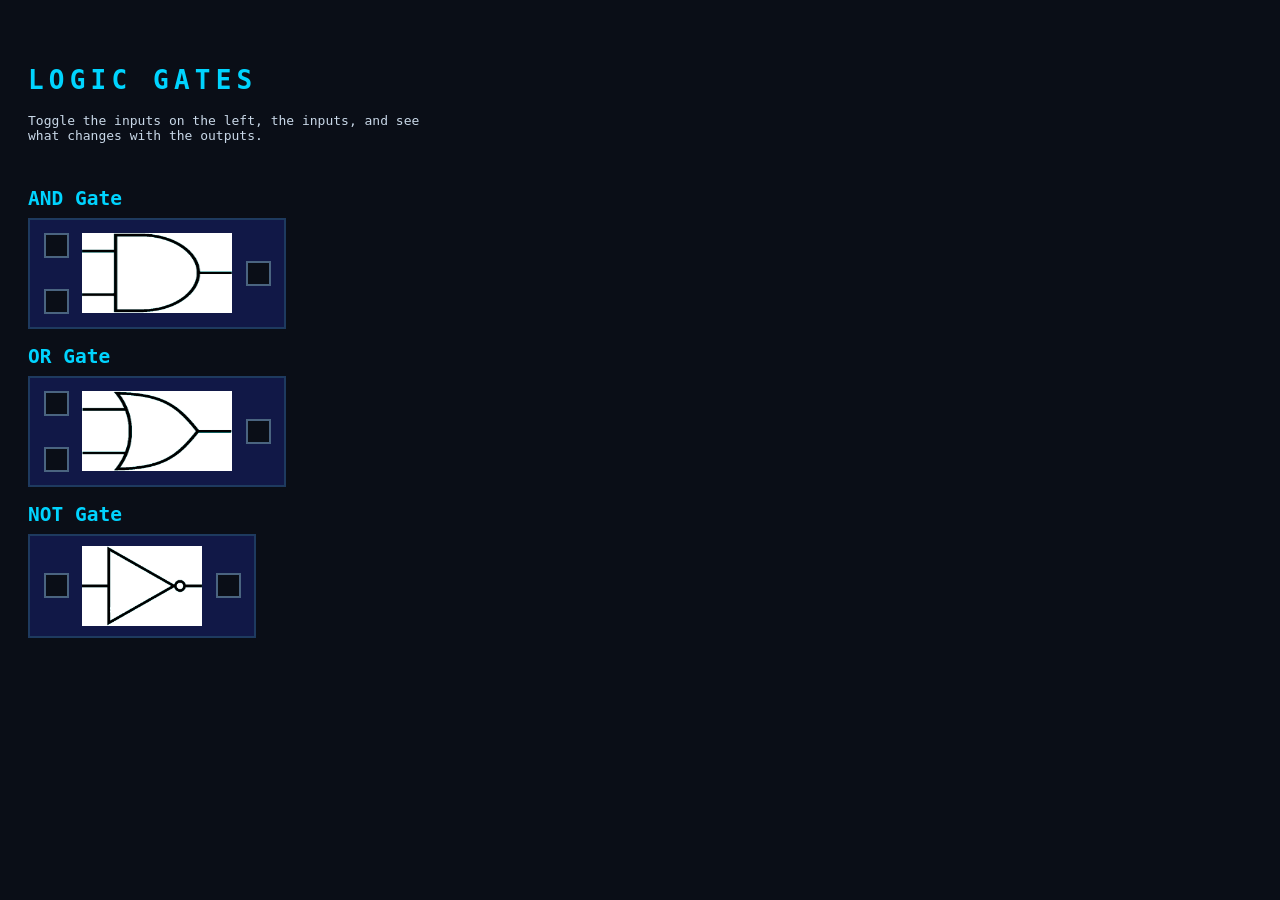
<file: Logic Gates/index.html>
<!DOCTYPE html>
<html lang="en">
<head>
    <meta charset="UTF-8">
    <meta name="viewport" content="width=device-width, initial-scale=1.0">
    <title>Logic Gates</title>
    <link rel="stylesheet" href="style.css">
    <script src="script.js" defer></script>
</head>


<body>

    <h1>Logic Gates</h1>
    <p>Toggle the inputs on the left, the inputs, and see
        <br>what changes with the outputs.
    </p>
    <br>

    <h2>AND Gate</h2>
    <div class="gate" id="andForm">
        <div class="inputs">
            <input type="checkbox" name="andA" id="andA">
            <input type="checkbox" name="andB" id="andB">
        </div>
        <img src="images/AND_gate.png" alt="AND gate" width="150px" height="80px">
        <input type="checkbox" name="outAND" id="outAND">
    </div>



    <h2>OR Gate</h2>
    <div class="gate" id="orForm">
        <div class="inputs">
            <input type="checkbox" name="orA" id="orA">
            <input type="checkbox" name="orB" id="orB">
        </div>
        <img src="images/OR_gate.png" alt="OR gate" width="150px" height="80px">
        <input type="checkbox" name="outOR" id="outOR" >
    </div>



    <h2>NOT Gate</h2>
    <div class="gate" id="notForm">
        <div class="inputs">
            <input type="checkbox" name="notA" id="notA">
        </div>
        <img src="images/NOT_gate.png" alt="NOT Gate" width="120px" height="80px">
        <input type="checkbox" name="outNot" id="outNOT">
    </form>
    
</body>
</html>
</file>
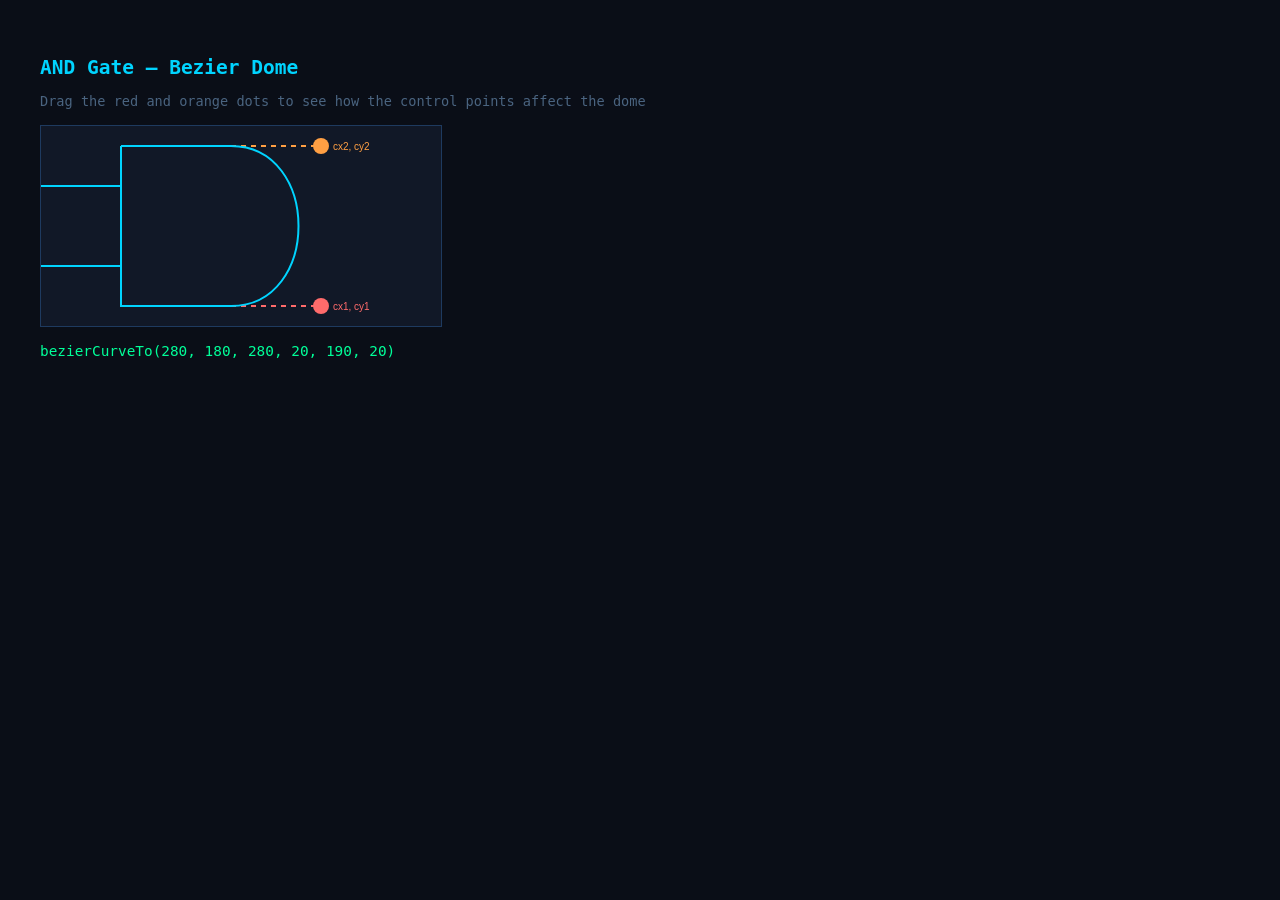
<file: Logic Gates/bezierHelper.html>
<!DOCTYPE html>
<html lang="en">
<head>
    <meta charset="UTF-8">
    <title>Bezier Explainer</title>
    <style>
        body { background: #0a0e17; color: #c9d8e8; font-family: monospace; padding: 32px; }
        h2 { color: #00d4ff; margin-bottom: 8px; }
        p  { color: #4a6480; margin-bottom: 16px; font-size: 0.85rem; }
        canvas { display: block; background: #111827; border: 1px solid #1e3a5f; }
        #code { color: #00ff99; margin-top: 16px; font-size: 0.9rem; }
    </style>
</head>
<body>

<h2>AND Gate — Bezier Dome</h2>
<p>Drag the red and orange dots to see how the control points affect the dome</p>
<canvas id="andGate" width="400" height="200"></canvas>
<p id="code"></p>

<script>

const canvas = document.getElementById('andGate');
const ctx = canvas.getContext('2d');

// the four corners of the gate body (fixed)
const topLeft     = { x: 80,  y: 20 };
const bottomLeft  = { x: 80,  y: 180 };
const bottomRight = { x: 190, y: 180 };
const topRight    = { x: 190, y: 20 };

// the two control points (draggable)
let cp1 = { x: 280, y: 180 };  // pulls the bottom of the dome
let cp2 = { x: 280, y: 20 };   // pulls the top of the dome

let dragging = null;

function draw() {
    ctx.clearRect(0, 0, canvas.width, canvas.height);
    ctx.lineWidth = 2;

    // dashed line from bottomRight to cp1
    ctx.strokeStyle = '#ff6b6b';
    ctx.setLineDash([5, 5]);
    ctx.beginPath();
    ctx.moveTo(bottomRight.x, bottomRight.y);
    ctx.lineTo(cp1.x, cp1.y);
    ctx.stroke();

    // dashed line from topRight to cp2
    ctx.strokeStyle = '#ff9f43';
    ctx.beginPath();
    ctx.moveTo(topRight.x, topRight.y);
    ctx.lineTo(cp2.x, cp2.y);
    ctx.stroke();

    ctx.setLineDash([]);

    // gate body — flat back, bottom, dome, top
    ctx.strokeStyle = '#00d4ff';
    ctx.beginPath();
    ctx.moveTo(topLeft.x, topLeft.y);
    ctx.lineTo(bottomLeft.x, bottomLeft.y);   // flat back
    ctx.lineTo(bottomRight.x, bottomRight.y); // bottom flat
    ctx.bezierCurveTo(cp1.x, cp1.y, cp2.x, cp2.y, topRight.x, topRight.y); // dome
    ctx.lineTo(topLeft.x, topLeft.y);         // top flat
    ctx.stroke();

    // wires
    ctx.beginPath();
    ctx.moveTo(0, 60);   ctx.lineTo(80, 60);   // input A
    ctx.moveTo(0, 140);  ctx.lineTo(80, 140);  // input B
    ctx.moveTo(topRight.x + (cp2.x > topRight.x ? 0 : 0), 100);
    ctx.stroke();

    // draw cp1 (red)
    ctx.fillStyle = '#ff6b6b';
    ctx.beginPath();
    ctx.arc(cp1.x, cp1.y, 8, 0, Math.PI * 2);
    ctx.fill();
    ctx.fillText('cx1, cy1', cp1.x + 12, cp1.y + 4);

    // draw cp2 (orange)
    ctx.fillStyle = '#ff9f43';
    ctx.beginPath();
    ctx.arc(cp2.x, cp2.y, 8, 0, Math.PI * 2);
    ctx.fill();
    ctx.fillText('cx2, cy2', cp2.x + 12, cp2.y + 4);

    // update code display
    document.getElementById('code').textContent =
        `bezierCurveTo(${Math.round(cp1.x)}, ${Math.round(cp1.y)},  ${Math.round(cp2.x)}, ${Math.round(cp2.y)},  ${topRight.x}, ${topRight.y})`;
}

canvas.addEventListener('mousedown', function(e) {
    const rect = canvas.getBoundingClientRect();
    const mouseX = e.clientX - rect.left;
    const mouseY = e.clientY - rect.top;

    if (Math.abs(mouseX - cp1.x) < 12 && Math.abs(mouseY - cp1.y) < 12) {
        dragging = 'cp1';
    } else if (Math.abs(mouseX - cp2.x) < 12 && Math.abs(mouseY - cp2.y) < 12) {
        dragging = 'cp2';
    }
});

canvas.addEventListener('mousemove', function(e) {
    if (dragging === null) return;
    const rect = canvas.getBoundingClientRect();
    const mouseX = e.clientX - rect.left;
    const mouseY = e.clientY - rect.top;

    if (dragging === 'cp1') { cp1.x = mouseX; cp1.y = mouseY; }
    if (dragging === 'cp2') { cp2.x = mouseX; cp2.y = mouseY; }

    draw();
});

canvas.addEventListener('mouseup', function() { dragging = null; });

draw();

</script>
</body>
</html>
</file>
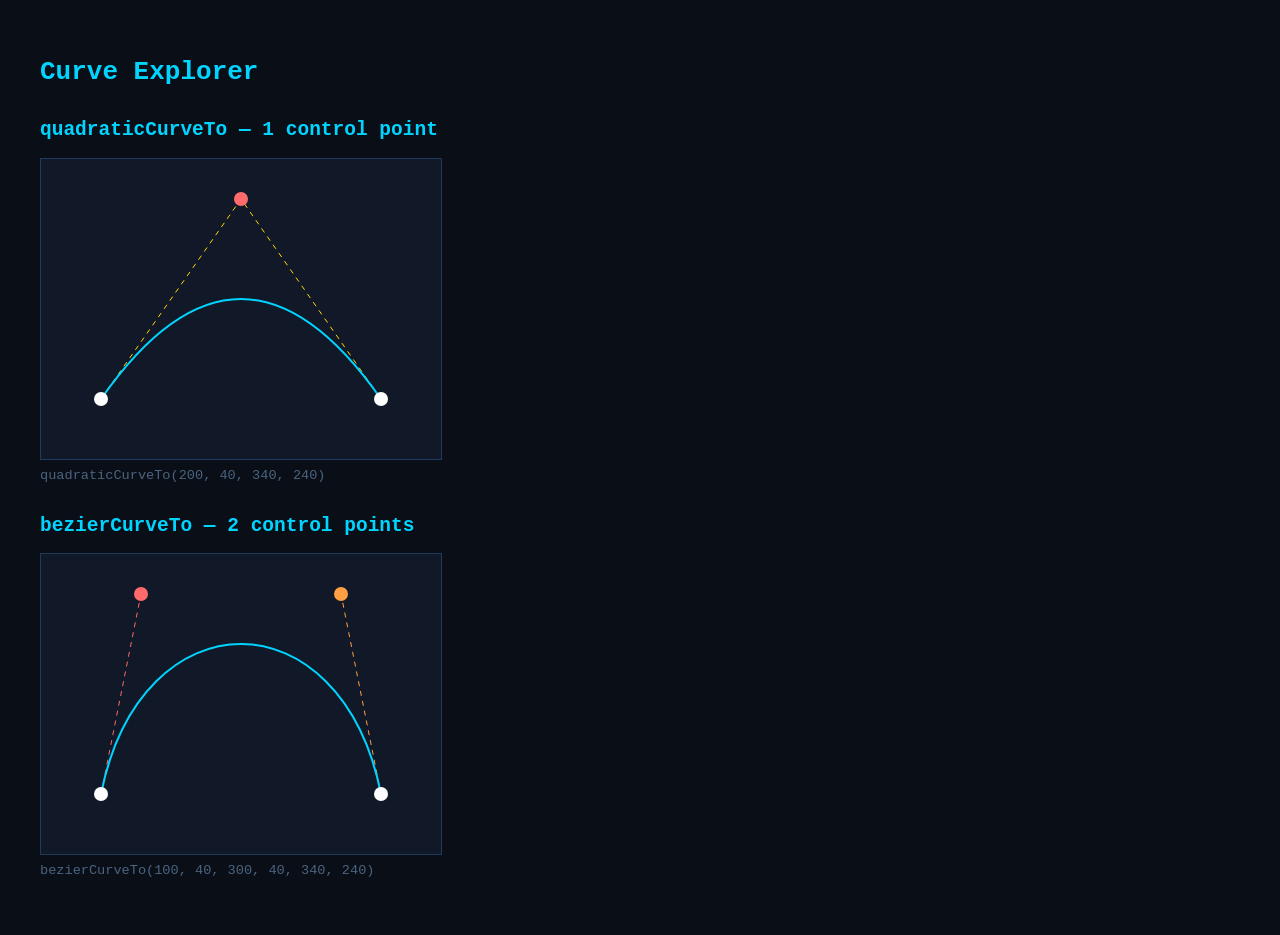
<file: Logic Gates/drawing_with_js.html>
<!DOCTYPE html>
<html lang="en">
<head>
    <meta charset="UTF-8">
    <title>Curve Explorer</title>
    <style>
        body { background: #0a0e17; color: #c9d8e8; font-family: monospace; padding: 32px; }
        h1 { color: #00d4ff; }
        h2 { color: #00d4ff; margin-top: 32px; }
        canvas { display: block; background: #111827; border: 1px solid #1e3a5f; margin-top: 8px; }
        p { color: #4a6480; margin-top: 8px; font-size: 0.85rem; }
    </style>
</head>
<body>

<h1>Curve Explorer</h1>

<h2>quadraticCurveTo — 1 control point</h2>
<canvas id="qCanvas" width="400" height="300"></canvas>
<p id="qCode"></p>

<h2>bezierCurveTo — 2 control points</h2>
<canvas id="bCanvas" width="400" height="300"></canvas>
<p id="bCode"></p>

<script>

// ── QUADRATIC ──────────────────────────────────────────────────────

const qCanvas = document.getElementById('qCanvas');
const qCtx = qCanvas.getContext('2d');

// The three points: start, one control point, end
let qStart = { x: 60,  y: 240 };
let qCP    = { x: 200, y: 40  };
let qEnd   = { x: 340, y: 240 };

let qDragging = null;

function drawQuad() {
    qCtx.clearRect(0, 0, 400, 300);

    // Draw dashed line from start → control point → end
    qCtx.strokeStyle = '#ffd700';
    qCtx.lineWidth = 1;
    qCtx.setLineDash([5, 5]);
    qCtx.beginPath();
    qCtx.moveTo(qStart.x, qStart.y);
    qCtx.lineTo(qCP.x, qCP.y);
    qCtx.lineTo(qEnd.x, qEnd.y);
    qCtx.stroke();
    qCtx.setLineDash([]);

    // Draw the curve
    qCtx.strokeStyle = '#00d4ff';
    qCtx.lineWidth = 2;
    qCtx.beginPath();
    qCtx.moveTo(qStart.x, qStart.y);
    qCtx.quadraticCurveTo(qCP.x, qCP.y, qEnd.x, qEnd.y);
    qCtx.stroke();

    // Draw the points as circles
    qCtx.fillStyle = '#ffffff';
    qCtx.beginPath();
    qCtx.arc(qStart.x, qStart.y, 7, 0, Math.PI * 2);
    qCtx.fill();

    qCtx.fillStyle = '#ffffff';
    qCtx.beginPath();
    qCtx.arc(qEnd.x, qEnd.y, 7, 0, Math.PI * 2);
    qCtx.fill();

    qCtx.fillStyle = '#ff6b6b';
    qCtx.beginPath();
    qCtx.arc(qCP.x, qCP.y, 7, 0, Math.PI * 2);
    qCtx.fill();

    // Show the code
    document.getElementById('qCode').textContent =
        `quadraticCurveTo(${Math.round(qCP.x)}, ${Math.round(qCP.y)},  ${Math.round(qEnd.x)}, ${Math.round(qEnd.y)})`;
}

qCanvas.addEventListener('mousedown', function(e) {
    const rect = qCanvas.getBoundingClientRect();
    const mouseX = e.clientX - rect.left;
    const mouseY = e.clientY - rect.top;

    // Check which point was clicked
    if (Math.abs(mouseX - qCP.x) < 12 && Math.abs(mouseY - qCP.y) < 12) {
        qDragging = 'cp';
    } else if (Math.abs(mouseX - qStart.x) < 12 && Math.abs(mouseY - qStart.y) < 12) {
        qDragging = 'start';
    } else if (Math.abs(mouseX - qEnd.x) < 12 && Math.abs(mouseY - qEnd.y) < 12) {
        qDragging = 'end';
    }
});

qCanvas.addEventListener('mousemove', function(e) {
    if (qDragging === null) return;
    const rect = qCanvas.getBoundingClientRect();
    const mouseX = e.clientX - rect.left;
    const mouseY = e.clientY - rect.top;

    if (qDragging === 'cp')    { qCP.x    = mouseX; qCP.y    = mouseY; }
    if (qDragging === 'start') { qStart.x = mouseX; qStart.y = mouseY; }
    if (qDragging === 'end')   { qEnd.x   = mouseX; qEnd.y   = mouseY; }

    drawQuad();
});

qCanvas.addEventListener('mouseup', function() { qDragging = null; });


// ── BEZIER ────────────────────────────────────────────────────────

const bCanvas = document.getElementById('bCanvas');
const bCtx = bCanvas.getContext('2d');

// Four points: start, two control points, end
let bStart = { x: 60,  y: 240 };
let bCP1   = { x: 100, y: 40  };
let bCP2   = { x: 300, y: 40  };
let bEnd   = { x: 340, y: 240 };

let bDragging = null;

function drawBez() {
    bCtx.clearRect(0, 0, 400, 300);

    // Dashed line: start → cp1
    bCtx.strokeStyle = '#ff6b6b';
    bCtx.lineWidth = 1;
    bCtx.setLineDash([5, 5]);
    bCtx.beginPath();
    bCtx.moveTo(bStart.x, bStart.y);
    bCtx.lineTo(bCP1.x, bCP1.y);
    bCtx.stroke();

    // Dashed line: end → cp2
    bCtx.strokeStyle = '#ff9f43';
    bCtx.beginPath();
    bCtx.moveTo(bEnd.x, bEnd.y);
    bCtx.lineTo(bCP2.x, bCP2.y);
    bCtx.stroke();
    bCtx.setLineDash([]);

    // Draw the curve
    bCtx.strokeStyle = '#00d4ff';
    bCtx.lineWidth = 2;
    bCtx.beginPath();
    bCtx.moveTo(bStart.x, bStart.y);
    bCtx.bezierCurveTo(bCP1.x, bCP1.y, bCP2.x, bCP2.y, bEnd.x, bEnd.y);
    bCtx.stroke();

    // Draw the points
    bCtx.fillStyle = '#ffffff';
    bCtx.beginPath();
    bCtx.arc(bStart.x, bStart.y, 7, 0, Math.PI * 2);
    bCtx.fill();

    bCtx.fillStyle = '#ffffff';
    bCtx.beginPath();
    bCtx.arc(bEnd.x, bEnd.y, 7, 0, Math.PI * 2);
    bCtx.fill();

    bCtx.fillStyle = '#ff6b6b';
    bCtx.beginPath();
    bCtx.arc(bCP1.x, bCP1.y, 7, 0, Math.PI * 2);
    bCtx.fill();

    bCtx.fillStyle = '#ff9f43';
    bCtx.beginPath();
    bCtx.arc(bCP2.x, bCP2.y, 7, 0, Math.PI * 2);
    bCtx.fill();

    // Show the code
    document.getElementById('bCode').textContent =
        `bezierCurveTo(${Math.round(bCP1.x)}, ${Math.round(bCP1.y)},  ${Math.round(bCP2.x)}, ${Math.round(bCP2.y)},  ${Math.round(bEnd.x)}, ${Math.round(bEnd.y)})`;
}

bCanvas.addEventListener('mousedown', function(e) {
    const rect = bCanvas.getBoundingClientRect();
    const mouseX = e.clientX - rect.left;
    const mouseY = e.clientY - rect.top;

    if (Math.abs(mouseX - bCP1.x) < 12 && Math.abs(mouseY - bCP1.y) < 12) {
        bDragging = 'cp1';
    } else if (Math.abs(mouseX - bCP2.x) < 12 && Math.abs(mouseY - bCP2.y) < 12) {
        bDragging = 'cp2';
    } else if (Math.abs(mouseX - bStart.x) < 12 && Math.abs(mouseY - bStart.y) < 12) {
        bDragging = 'start';
    } else if (Math.abs(mouseX - bEnd.x) < 12 && Math.abs(mouseY - bEnd.y) < 12) {
        bDragging = 'end';
    }
});

bCanvas.addEventListener('mousemove', function(e) {
    if (bDragging === null) return;
    const rect = bCanvas.getBoundingClientRect();
    const mouseX = e.clientX - rect.left;
    const mouseY = e.clientY - rect.top;

    if (bDragging === 'cp1')   { bCP1.x   = mouseX; bCP1.y   = mouseY; }
    if (bDragging === 'cp2')   { bCP2.x   = mouseX; bCP2.y   = mouseY; }
    if (bDragging === 'start') { bStart.x = mouseX; bStart.y = mouseY; }
    if (bDragging === 'end')   { bEnd.x   = mouseX; bEnd.y   = mouseY; }

    drawBez();
});

bCanvas.addEventListener('mouseup', function() { bDragging = null; });


// Draw both on load
drawQuad();
drawBez();

</script>
</body>
</html>
</file>
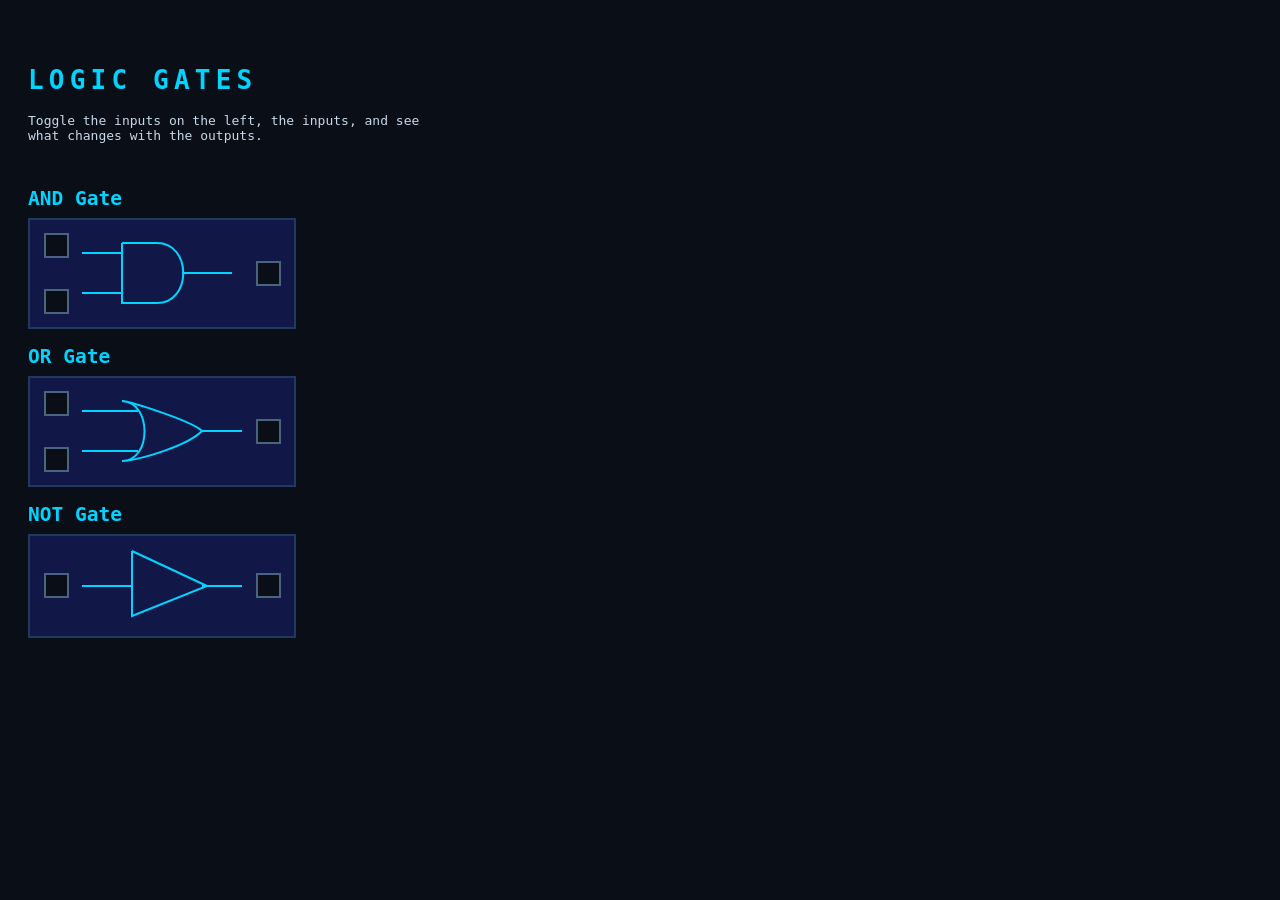
<file: Logic Gates/gatesOnCanvas.html>
<!DOCTYPE html>
<html lang="en">
<head>
    <meta charset="UTF-8">
    <meta name="viewport" content="width=device-width, initial-scale=1.0">
    <title>Document</title>

    <link rel="stylesheet" href="style.css">
    <script src="canvasScript.js" defer ></script>
    <script src="script.js" defer></script>

</head>
<body>
    <h1>Logic Gates</h1>
    <p>Toggle the inputs on the left, the inputs, and see
    <br>what changes with the outputs.
    </p>
    <br>

    <h2>AND Gate</h2>
    <div class="gate" id="andForm">
        <div class="inputs">
            <input type="checkbox" name="andA" id="andA">
            <input type="checkbox" name="andB" id="andB">
        </div>
        <canvas id="andGate" width="160px" height="80px"></canvas>
        <input type="checkbox" name="outAND" id="outAND">
    </div>
   

    <h2>OR Gate</h2>
    <div class="gate" id="andForm">
        <div class="inputs">
            <input type="checkbox" name="orA" id="orA">
            <input type="checkbox" name="orB" id="orB">
        </div>
        <canvas id="orGate" width="160px" height="80px"></canvas>
        <input type="checkbox" name="outOR" id="outOR">
    </div>
    

    <h2>NOT Gate</h2>
    <div class="gate" id="andForm">
        <div class="inputs">
            <input type="checkbox" name="notA" id="notA">
        </div>
        <canvas id="notGate" width="160px" height="80px"></canvas>
        <input type="checkbox" name="outNOT" id="outNOT">
    </div>
    
    
</body>
</html>
</file>
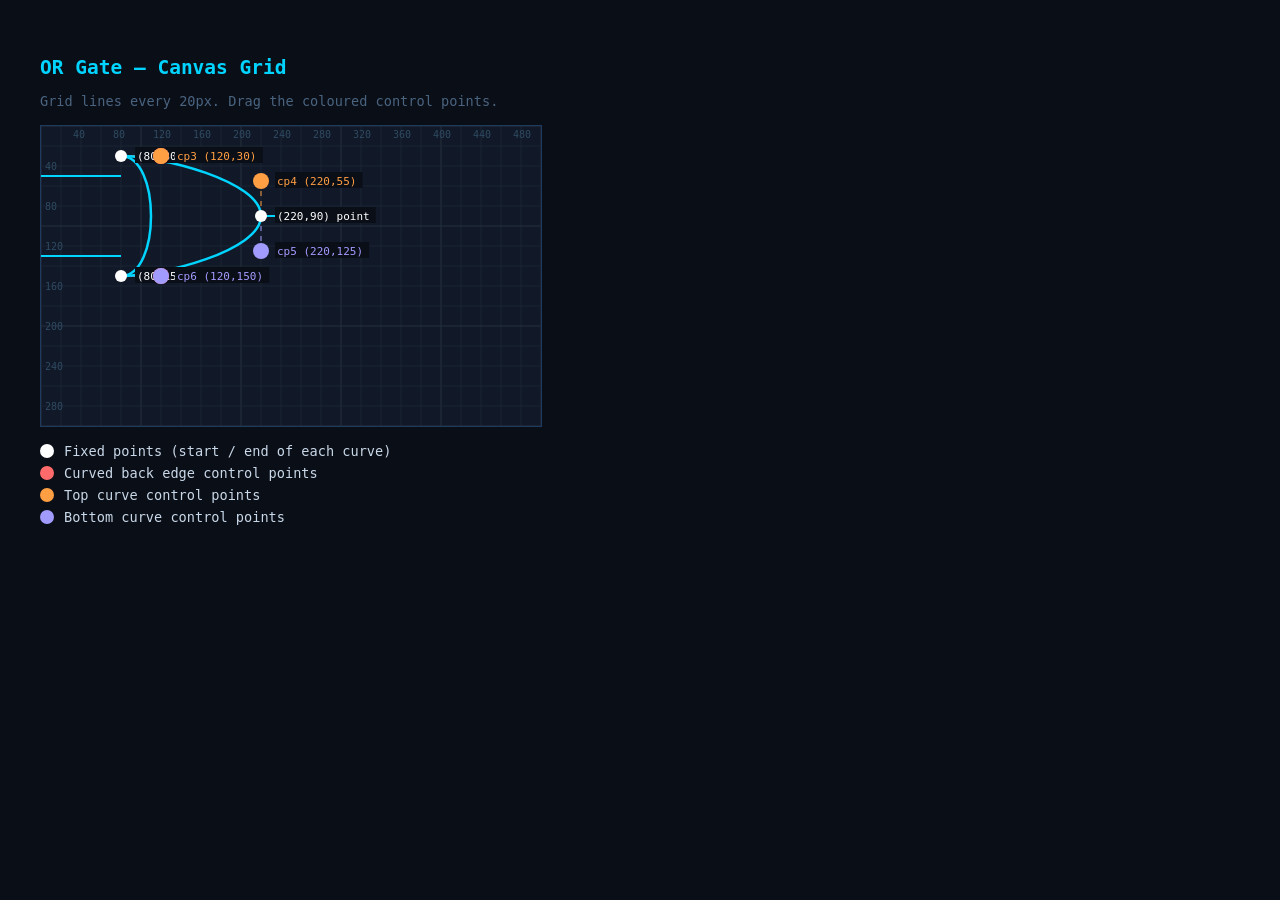
<file: Logic Gates/helperBezier.html>
<!DOCTYPE html>
<html lang="en">
<head>
    <meta charset="UTF-8">
    <title>OR Gate Grid</title>
    <style>
        body { background: #0a0e17; color: #c9d8e8; font-family: monospace; padding: 32px; }
        h2 { color: #00d4ff; margin-bottom: 8px; }
        p  { color: #4a6480; font-size: 0.85rem; margin-bottom: 16px; }
        canvas { display: block; background: #111827; border: 1px solid #1e3a5f; }
        .legend { margin-top: 16px; display: flex; flex-direction: column; gap: 6px; font-size: 0.85rem; }
        .legend-item { display: flex; align-items: center; gap: 10px; }
        .swatch { width: 14px; height: 14px; border-radius: 50%; flex-shrink: 0; }
    </style>
</head>
<body>

<h2>OR Gate — Canvas Grid</h2>
<p>Grid lines every 20px. Drag the coloured control points.</p>
<canvas id="orGate" width="500" height="300"></canvas>

<div class="legend">
    <div class="legend-item"><div class="swatch" style="background:#ffffff"></div> Fixed points (start / end of each curve)</div>
    <div class="legend-item"><div class="swatch" style="background:#ff6b6b"></div> Curved back edge control points</div>
    <div class="legend-item"><div class="swatch" style="background:#ff9f43"></div> Top curve control points</div>
    <div class="legend-item"><div class="swatch" style="background:#a29bfe"></div> Bottom curve control points</div>
</div>

<script>

const canvas = document.getElementById('orGate');
const ctx = canvas.getContext('2d');

const topBack    = { x: 80,  y: 30  };
const bottomBack = { x: 80,  y: 150 };
const point      = { x: 220, y: 90  };

let cp1 = { x: 120, y: 30  };
let cp2 = { x: 120, y: 150 };
let cp3 = { x: 120, y: 30  };
let cp4 = { x: 220, y: 55  };
let cp5 = { x: 220, y: 125 };
let cp6 = { x: 120, y: 150 };

const allCPs = { cp1, cp2, cp3, cp4, cp5, cp6 };
let dragging = null;

function drawGrid() {
    ctx.lineWidth = 1;
    for (let x = 0; x <= canvas.width; x += 20) {
        ctx.strokeStyle = x % 100 === 0 ? '#243040' : '#1a2535';
        ctx.beginPath(); ctx.moveTo(x, 0); ctx.lineTo(x, canvas.height); ctx.stroke();
    }
    for (let y = 0; y <= canvas.height; y += 20) {
        ctx.strokeStyle = y % 100 === 0 ? '#243040' : '#1a2535';
        ctx.beginPath(); ctx.moveTo(0, y); ctx.lineTo(canvas.width, y); ctx.stroke();
    }
    ctx.fillStyle = '#2e4a62';
    ctx.font = '10px monospace';
    for (let x = 40; x < canvas.width; x += 40) {
        ctx.fillText(x, x - 8, 12);
    }
    for (let y = 40; y < canvas.height; y += 40) {
        ctx.fillText(y, 4, y + 4);
    }
}

function drawDash(x1, y1, x2, y2, color) {
    ctx.strokeStyle = color;
    ctx.lineWidth = 1;
    ctx.setLineDash([5, 5]);
    ctx.beginPath();
    ctx.moveTo(x1, y1);
    ctx.lineTo(x2, y2);
    ctx.stroke();
    ctx.setLineDash([]);
}

function drawLabel(text, x, y, color) {
    ctx.font = '11px monospace';
    const w = ctx.measureText(text).width + 8;
    const lx = (x + 20 + w > canvas.width) ? x - w - 12 : x + 16;
    const ly = y + 4;
    ctx.fillStyle = '#0a0e17';
    ctx.fillRect(lx - 2, ly - 13, w, 16);
    ctx.fillStyle = color;
    ctx.fillText(text, lx, ly);
}

function drawCP(cp, color, label) {
    ctx.fillStyle = color;
    ctx.beginPath();
    ctx.arc(cp.x, cp.y, 8, 0, Math.PI * 2);
    ctx.fill();
    drawLabel(`${label} (${Math.round(cp.x)},${Math.round(cp.y)})`, cp.x, cp.y, color);
}

function drawFixedPoint(x, y, label) {
    ctx.fillStyle = '#ffffff';
    ctx.beginPath();
    ctx.arc(x, y, 6, 0, Math.PI * 2);
    ctx.fill();
    drawLabel(`(${x},${y}) ${label}`, x, y, '#ffffff');
}

function draw() {
    ctx.clearRect(0, 0, canvas.width, canvas.height);
    drawGrid();

    drawDash(topBack.x,    topBack.y,    cp1.x, cp1.y, '#ff6b6b');
    drawDash(bottomBack.x, bottomBack.y, cp2.x, cp2.y, '#ff6b6b');
    drawDash(topBack.x,    topBack.y,    cp3.x, cp3.y, '#ff9f43');
    drawDash(point.x,      point.y,      cp4.x, cp4.y, '#ff9f43');
    drawDash(point.x,      point.y,      cp5.x, cp5.y, '#a29bfe');
    drawDash(bottomBack.x, bottomBack.y, cp6.x, cp6.y, '#a29bfe');

    ctx.strokeStyle = '#00d4ff';
    ctx.lineWidth = 2.5;

    ctx.beginPath();
    ctx.moveTo(topBack.x, topBack.y);
    ctx.bezierCurveTo(cp1.x, cp1.y, cp2.x, cp2.y, bottomBack.x, bottomBack.y);
    ctx.stroke();

    ctx.beginPath();
    ctx.moveTo(topBack.x, topBack.y);
    ctx.bezierCurveTo(cp3.x, cp3.y, cp4.x, cp4.y, point.x, point.y);
    ctx.stroke();

    ctx.beginPath();
    ctx.moveTo(point.x, point.y);
    ctx.bezierCurveTo(cp5.x, cp5.y, cp6.x, cp6.y, bottomBack.x, bottomBack.y);
    ctx.stroke();

    ctx.strokeStyle = '#00d4ff';
    ctx.lineWidth = 2;
    ctx.beginPath();
    ctx.moveTo(0,   50);  ctx.lineTo(80,  50);
    ctx.moveTo(0,   130); ctx.lineTo(80,  130);
    ctx.moveTo(220, 90);  ctx.lineTo(300, 90);
    ctx.stroke();

    drawFixedPoint(topBack.x,    topBack.y,    'top');
    drawFixedPoint(bottomBack.x, bottomBack.y, 'bottom');
    drawFixedPoint(point.x,      point.y,      'point');

    drawCP(cp1, '#ff6b6b', 'cp1');
    drawCP(cp2, '#ff6b6b', 'cp2');
    drawCP(cp3, '#ff9f43', 'cp3');
    drawCP(cp4, '#ff9f43', 'cp4');
    drawCP(cp5, '#a29bfe', 'cp5');
    drawCP(cp6, '#a29bfe', 'cp6');
}

canvas.addEventListener('mousedown', function(e) {
    const rect = canvas.getBoundingClientRect();
    const mx = e.clientX - rect.left;
    const my = e.clientY - rect.top;
    for (const [name, cp] of Object.entries(allCPs)) {
        if (Math.abs(mx - cp.x) < 14 && Math.abs(my - cp.y) < 14) {
            dragging = name;
        }
    }
});

canvas.addEventListener('mousemove', function(e) {
    if (!dragging) return;
    const rect = canvas.getBoundingClientRect();
    allCPs[dragging].x = e.clientX - rect.left;
    allCPs[dragging].y = e.clientY - rect.top;
    draw();
});

canvas.addEventListener('mouseup',    function() { dragging = null; });
canvas.addEventListener('mouseleave', function() { dragging = null; });

draw();

</script>
</body>
</html>
</file>
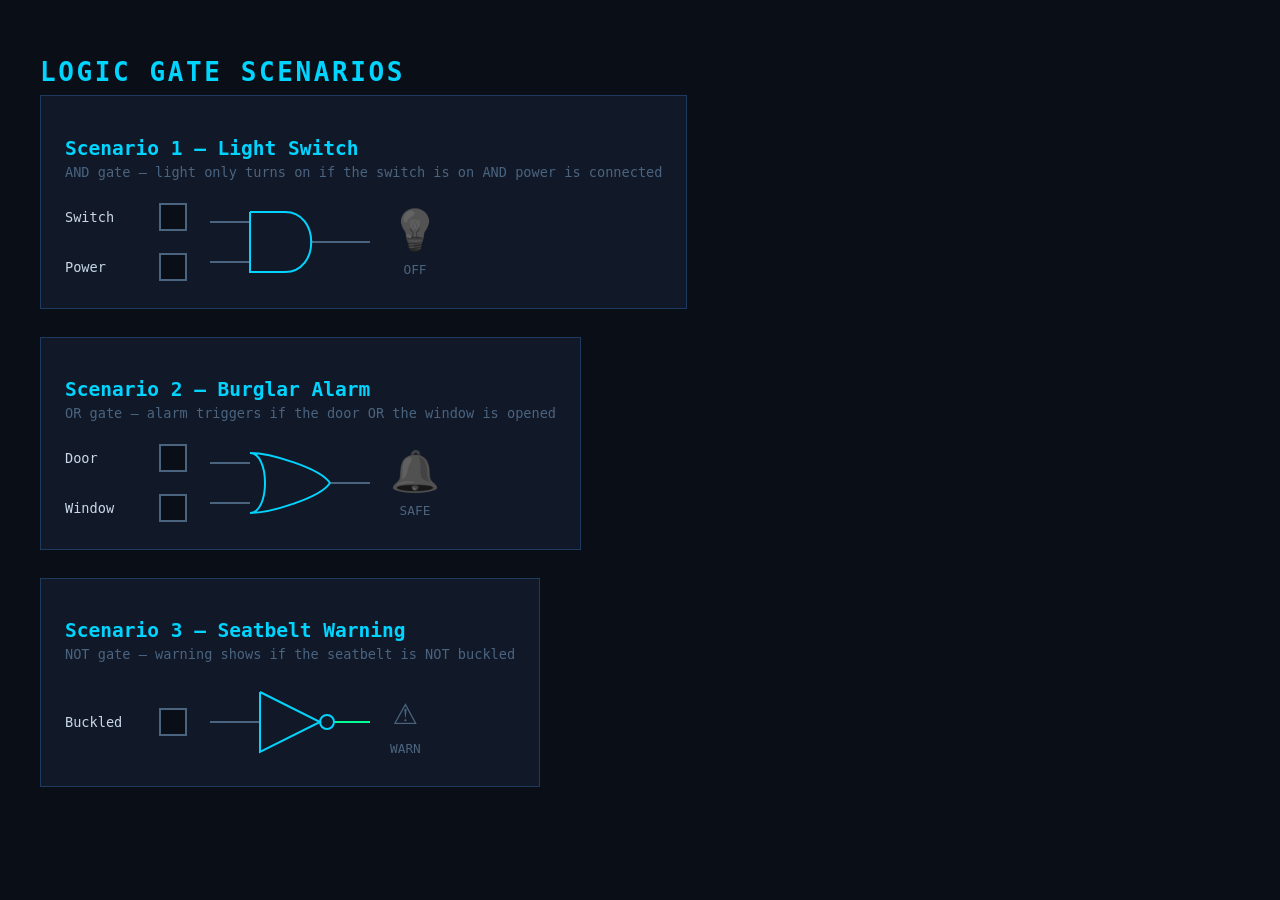
<file: Logic Gates/scenarioOne.html>
<!DOCTYPE html>
<html lang="en">
<head>
    <meta charset="UTF-8">
    <meta name="viewport" content="width=device-width, initial-scale=1.0">
    <title>Logic Gate Scenarios</title>
    <style>
        body { background: #0a0e17; color: #c9d8e8; font-family: monospace; padding: 32px; }

        h1 { color: #00d4ff; text-transform: uppercase; letter-spacing: 0.1em; margin-bottom: 8px; }
        h2 { color: #00d4ff; margin-bottom: 4px; }
        .subtitle { color: #4a6480; font-size: 0.85rem; margin-bottom: 20px; }

        .scenario {
            background: #111827;
            border: 1px solid #1e3a5f;
            padding: 24px;
            margin-bottom: 28px;
            width: fit-content;
        }

        .row {
            display: flex;
            align-items: center;
            gap: 20px;
        }

        .inputs {
            display: flex;
            flex-direction: column;
            gap: 16px;
        }

        .input-row {
            display: flex;
            align-items: center;
            gap: 10px;
        }

        .input-row label {
            color: #c9d8e8;
            font-size: 0.85rem;
            width: 80px;
        }

        input[type="checkbox"] {
            appearance: none;
            width: 28px;
            height: 28px;
            border: 2px solid #4a6480;
            background: #0a0e17;
            cursor: pointer;
        }

        input[type="checkbox"]:checked {
            background: rgba(0, 255, 153, 0.2);
            border-color: #00ff99;
            box-shadow: 0 0 10px rgba(0, 255, 153, 0.5);
        }

        canvas { display: block; }

        .output {
            display: flex;
            flex-direction: column;
            align-items: center;
            gap: 8px;
            font-size: 0.8rem;
            color: #4a6480;
        }

        .icon {
            font-size: 2.5rem;
            filter: grayscale(1) brightness(0.4);
            transition: filter 0.3s;
        }

        .icon.on {
            filter: grayscale(0) brightness(1);
        }
    </style>
</head>
<body>

<h1>Logic Gate Scenarios</h1>

<!-- ── SCENARIO 1: Light Switch (AND) ─────────────────────────── -->
<div class="scenario">
    <h2>Scenario 1 — Light Switch</h2>
    <div class="subtitle">AND gate — light only turns on if the switch is on AND power is connected</div>
    <div class="row">
        <div class="inputs">
            <div class="input-row">
                <label>Switch</label>
                <input type="checkbox" id="s1_switch">
            </div>
            <div class="input-row">
                <label>Power</label>
                <input type="checkbox" id="s1_power">
            </div>
        </div>
        <canvas id="s1_canvas" width="160" height="80"></canvas>
        <div class="output">
            <div class="icon" id="s1_icon">💡</div>
            <div id="s1_label">OFF</div>
        </div>
    </div>
</div>

<!-- ── SCENARIO 2: Alarm System (OR) ──────────────────────────── -->
<div class="scenario">
    <h2>Scenario 2 — Burglar Alarm</h2>
    <div class="subtitle">OR gate — alarm triggers if the door OR the window is opened</div>
    <div class="row">
        <div class="inputs">
            <div class="input-row">
                <label>Door</label>
                <input type="checkbox" id="s2_door">
            </div>
            <div class="input-row">
                <label>Window</label>
                <input type="checkbox" id="s2_window">
            </div>
        </div>
        <canvas id="s2_canvas" width="160" height="80"></canvas>
        <div class="output">
            <div class="icon" id="s2_icon">🔔</div>
            <div id="s2_label">SAFE</div>
        </div>
    </div>
</div>

<!-- ── SCENARIO 3: Seatbelt Warning (NOT) ─────────────────────── -->
<div class="scenario">
    <h2>Scenario 3 — Seatbelt Warning</h2>
    <div class="subtitle">NOT gate — warning shows if the seatbelt is NOT buckled</div>
    <div class="row">
        <div class="inputs">
            <div class="input-row">
                <label>Buckled</label>
                <input type="checkbox" id="s3_buckled">
            </div>
        </div>
        <canvas id="s3_canvas" width="160" height="80"></canvas>
        <div class="output">
            <div class="icon" id="s3_icon">⚠️</div>
            <div id="s3_label">WARN</div>
        </div>
    </div>
</div>


<script>

// ── Gate drawing functions ────────────────────────────────────────

function drawAND(canvasId, inA, inB, out) {
    const ctx = document.getElementById(canvasId).getContext('2d');
    ctx.clearRect(0, 0, 160, 80);
    ctx.lineWidth = 2;

    // input wires
    ctx.strokeStyle = inA ? '#00ff99' : '#4a6480';
    ctx.beginPath(); ctx.moveTo(0, 20); ctx.lineTo(40, 20); ctx.stroke();

    ctx.strokeStyle = inB ? '#00ff99' : '#4a6480';
    ctx.beginPath(); ctx.moveTo(0, 60); ctx.lineTo(40, 60); ctx.stroke();

    // output wire
    ctx.strokeStyle = out ? '#00ff99' : '#4a6480';
    ctx.beginPath(); ctx.moveTo(100, 40); ctx.lineTo(160, 40); ctx.stroke();

    // gate body
    ctx.strokeStyle = '#00d4ff';
    ctx.beginPath();
    ctx.moveTo(40, 10);
    ctx.lineTo(40, 70);
    ctx.lineTo(75, 70);
    ctx.bezierCurveTo(110, 70, 110, 10, 75, 10);
    ctx.lineTo(40, 10);
    ctx.stroke();
}

function drawOR(canvasId, inA, inB, out) {
    const ctx = document.getElementById(canvasId).getContext('2d');
    ctx.clearRect(0, 0, 160, 80);
    ctx.lineWidth = 2;

    // input wires
    ctx.strokeStyle = inA ? '#00ff99' : '#4a6480';
    ctx.beginPath(); ctx.moveTo(0, 20); ctx.lineTo(40, 20); ctx.stroke();

    ctx.strokeStyle = inB ? '#00ff99' : '#4a6480';
    ctx.beginPath(); ctx.moveTo(0, 60); ctx.lineTo(40, 60); ctx.stroke();

    // output wire
    ctx.strokeStyle = out ? '#00ff99' : '#4a6480';
    ctx.beginPath(); ctx.moveTo(120, 40); ctx.lineTo(160, 40); ctx.stroke();

    // gate body
    ctx.strokeStyle = '#00d4ff';
    ctx.beginPath();
    ctx.moveTo(40, 10);
    ctx.bezierCurveTo(60, 10, 60, 70, 40, 70);  // curved back
    ctx.moveTo(40, 10);
    ctx.bezierCurveTo(60, 10, 110, 25, 120, 40); // top curve to point
    ctx.moveTo(120, 40);
    ctx.bezierCurveTo(110, 55, 60, 70, 40, 70);  // bottom curve from point
    ctx.stroke();
}

function drawNOT(canvasId, inA, out) {
    const ctx = document.getElementById(canvasId).getContext('2d');
    ctx.clearRect(0, 0, 160, 80);
    ctx.lineWidth = 2;

    // input wire
    ctx.strokeStyle = inA ? '#00ff99' : '#4a6480';
    ctx.beginPath(); ctx.moveTo(0, 40); ctx.lineTo(50, 40); ctx.stroke();

    // output wire
    ctx.strokeStyle = out ? '#00ff99' : '#4a6480';
    ctx.beginPath(); ctx.moveTo(124, 40); ctx.lineTo(160, 40); ctx.stroke();

    // triangle
    ctx.strokeStyle = '#00d4ff';
    ctx.beginPath();
    ctx.moveTo(50, 10);
    ctx.lineTo(50, 70);
    ctx.lineTo(110, 40);
    ctx.lineTo(50, 10);
    ctx.stroke();

    // bubble
    ctx.beginPath();
    ctx.arc(117, 40, 7, 0, Math.PI * 2);
    ctx.stroke();
}

// ── Update functions ──────────────────────────────────────────────

function updateS1() {
    const a   = document.getElementById('s1_switch').checked;
    const b   = document.getElementById('s1_power').checked;
    const out = a && b;
    drawAND('s1_canvas', a, b, out);
    document.getElementById('s1_icon').className  = 'icon' + (out ? ' on' : '');
    document.getElementById('s1_label').textContent = out ? 'ON' : 'OFF';
}

function updateS2() {
    const a   = document.getElementById('s2_door').checked;
    const b   = document.getElementById('s2_window').checked;
    const out = a || b;
    drawOR('s2_canvas', a, b, out);
    document.getElementById('s2_icon').className  = 'icon' + (out ? ' on' : '');
    document.getElementById('s2_label').textContent = out ? 'ALARM!' : 'SAFE';
}

function updateS3() {
    const a   = document.getElementById('s3_buckled').checked;
    const out = !a;
    drawNOT('s3_canvas', a, out);
    document.getElementById('s3_icon').className  = 'icon' + (out ? ' on' : '');
    document.getElementById('s3_label').textContent = out ? 'WARN' : 'OK';
}

// ── Event listeners ───────────────────────────────────────────────

document.getElementById('s1_switch').onchange = updateS1;
document.getElementById('s1_power').onchange  = updateS1;
document.getElementById('s2_door').onchange   = updateS2;
document.getElementById('s2_window').onchange = updateS2;
document.getElementById('s3_buckled').onchange = updateS3;

// ── Initial draw ──────────────────────────────────────────────────
updateS1();
updateS2();
updateS3();

</script>
</body>
</html>
</file>
<file: Logic Gates/style.css>
body{
    background: #0a0e17;
    color: #c9d8e8;
    font-family: monospace;
    padding: 40px 20px;
}

h1{
    color: #00d4ff;
    text-transform: uppercase;
    letter-spacing: 0.2em;
}

h2{
    color:#00d4ff;
    margin-top: 16px;
    margin-bottom: 8px;
}

input[type="checkbox"]{
    appearance: none; /*create a blank slate */
    /* make our own checkbox style */
    background: #0a0e17;
    width: 25px;
    height: 25px;
    border: 2px solid #4a6480;
    cursor:pointer;
}
input[type="checkbox"]:checked{
    background: rgba(0, 255, 153, 0.2);
    border-color: #00ff99;
    box-shadow: 0,0,10px rgba(0, 255, 153, 0.5);
}

.gate{
    display: flex;
    align-items: center;
    gap:10px;

    background-color: #111847;
    border: 2px solid #1e3a5f;
    width:fit-content;
    padding: 10px;
}

.inputs {
    display: flex;
    flex-direction: column;
    gap: 25px;
}
</file>
